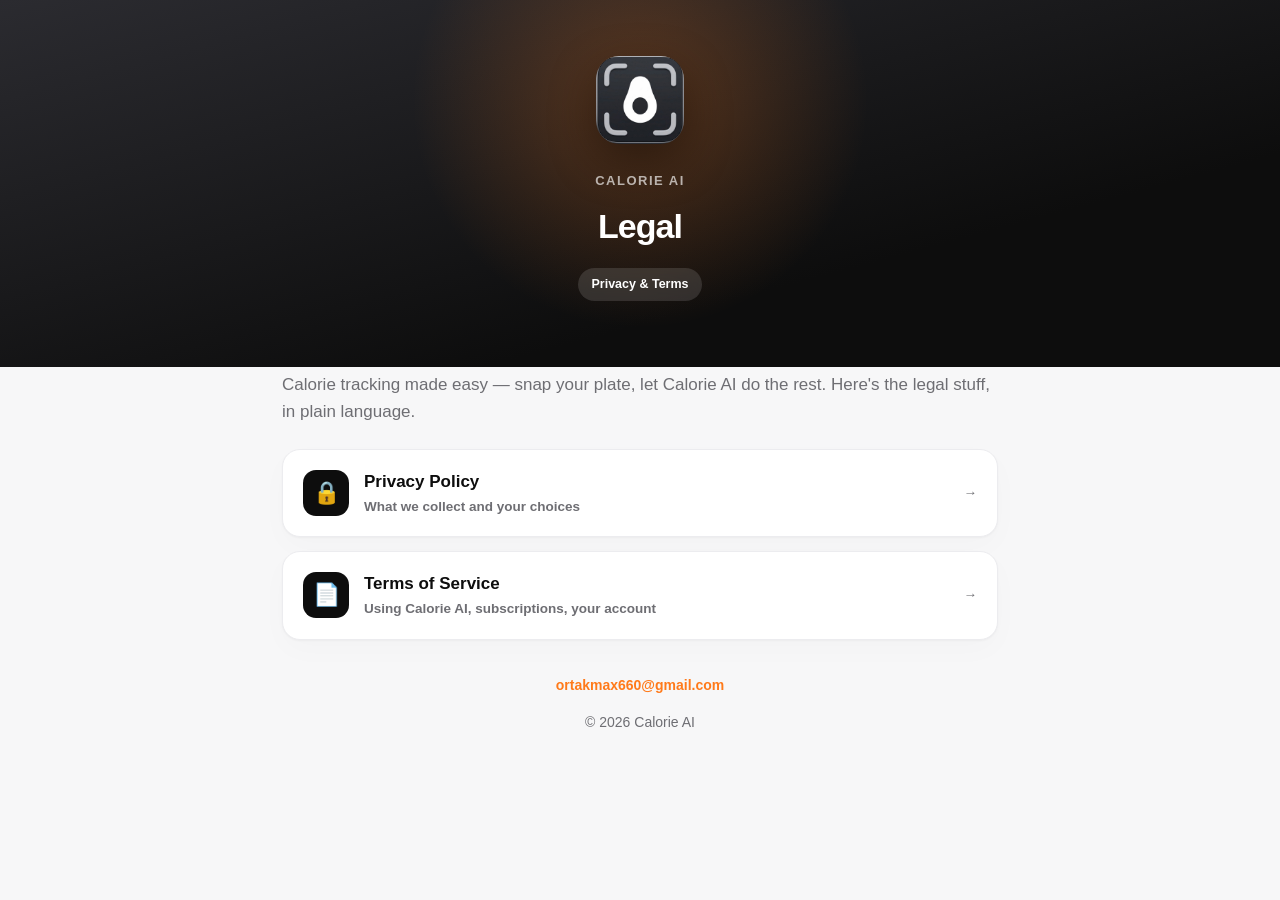
<file: index.html>
<!DOCTYPE html>
<html lang="en">
<head>
<meta charset="utf-8">
<meta name="viewport" content="width=device-width, initial-scale=1">
<meta name="theme-color" content="#0D0D0D">
<title>Calorie AI — Legal</title>
<link rel="icon" href="logo.png">
<link rel="stylesheet" href="style.css">
<style>
  .links{display:grid;gap:14px;margin-top:8px}
  .link{display:flex;align-items:center;gap:15px;background:var(--card);border:1px solid var(--line);
    border-radius:18px;padding:18px 20px;box-shadow:0 1px 2px rgba(0,0,0,.035),0 10px 30px rgba(0,0,0,.02);transition:.18s}
  .link:hover{transform:translateY(-2px);box-shadow:0 14px 34px rgba(0,0,0,.08);text-decoration:none}
  .link .ic{flex:none;width:46px;height:46px;border-radius:13px;background:var(--ink);color:#fff;display:grid;place-items:center;font-size:22px}
  .link b{display:block;color:var(--ink);font-size:17px}
  .link span{color:var(--muted);font-size:13.5px}
  .link .arw{margin-left:auto;color:var(--muted);font-weight:800}
</style>
</head>
<body data-lang="en">

<header class="hero">
  <div class="glow"></div>
  <img class="logo" src="logo.png" alt="Calorie AI">
  <div class="brand">Calorie AI</div>
  <h1>Legal</h1>
  <span class="updated" data-l="en">Privacy &amp; Terms</span>
  <span class="updated" data-l="tr">Gizlilik &amp; Koşullar</span>
</header>

<main class="wrap">
  <p class="intro" data-l="en">Calorie tracking made easy — snap your plate, let Calorie AI do the rest. Here's the legal stuff, in plain language.</p>
  <p class="intro" data-l="tr">Kalori takibi artık kolay — tabağının fotoğrafını çek, gerisini Calorie AI halletsin. İşte yasal kısım, sade bir dille.</p>

  <div class="links">
    <a class="link" href="privacy.html">
      <span class="ic">🔒</span>
      <span><b>Privacy Policy</b><span data-l="en">What we collect and your choices</span><span data-l="tr">Ne topluyoruz ve seçeneklerin</span></span>
      <span class="arw">→</span>
    </a>
    <a class="link" href="terms.html">
      <span class="ic">📄</span>
      <span><b>Terms of Service</b><span data-l="en">Using Calorie AI, subscriptions, your account</span><span data-l="tr">Kullanım, abonelik, hesabın</span></span>
      <span class="arw">→</span>
    </a>
  </div>
</main>

<footer class="foot">
  <a href="mailto:ortakmax660@gmail.com">ortakmax660@gmail.com</a>
  <p>© 2026 Calorie AI</p>
</footer>

<script>
if((navigator.language||'').slice(0,2)==='tr'){document.body.dataset.lang='tr';document.documentElement.lang='tr';}
</script>
</body>
</html>
</file>
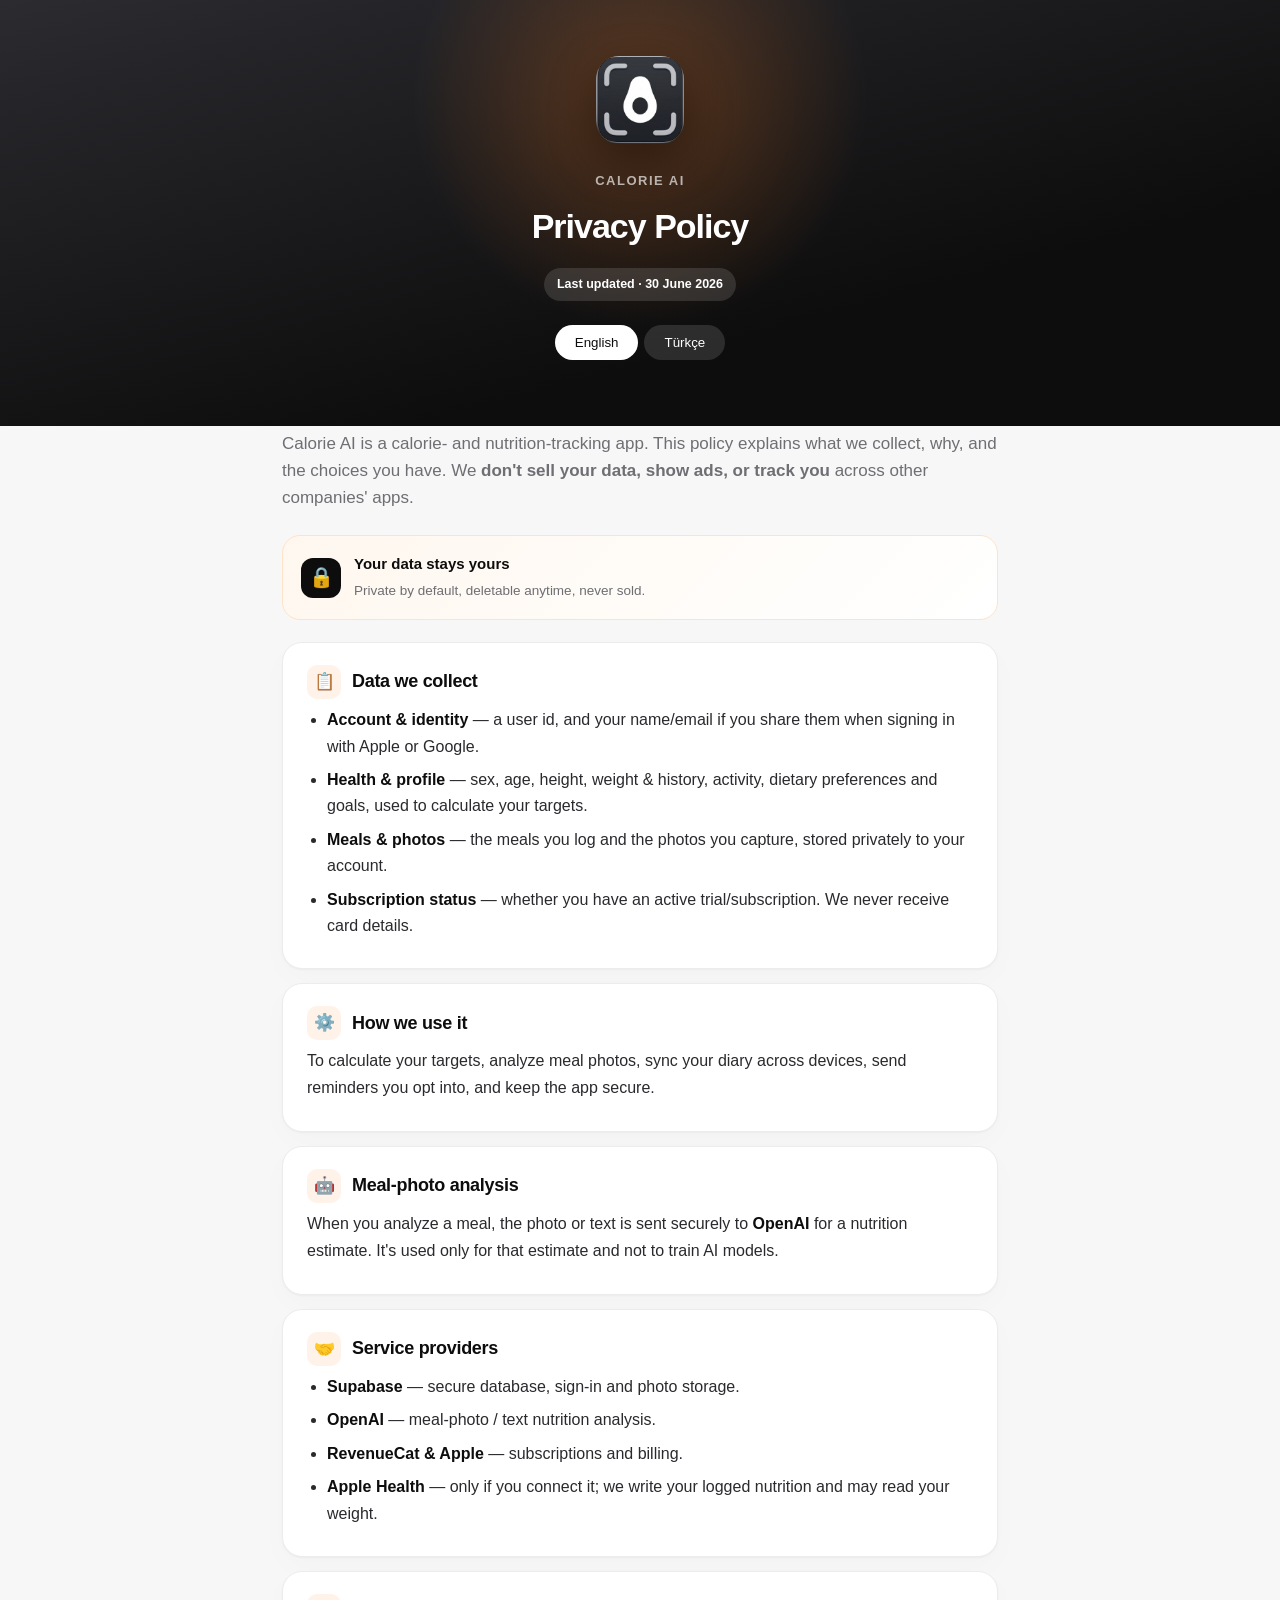
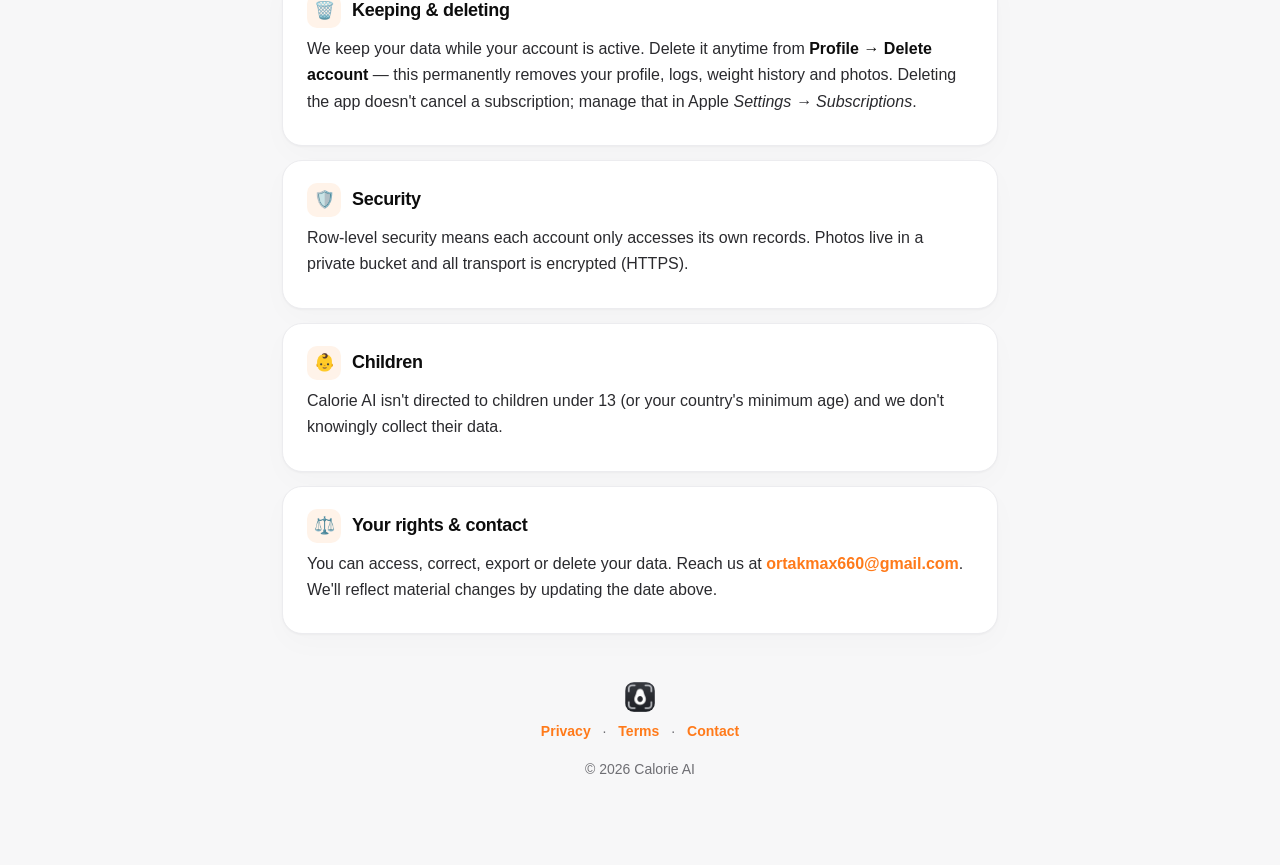
<file: privacy.html>
<!DOCTYPE html>
<html lang="en">
<head>
<meta charset="utf-8">
<meta name="viewport" content="width=device-width, initial-scale=1">
<meta name="theme-color" content="#0D0D0D">
<title>Calorie AI — Privacy Policy</title>
<link rel="icon" href="logo.png">
<link rel="stylesheet" href="style.css">
</head>
<body data-lang="en">

<header class="hero">
  <div class="glow"></div>
  <img class="logo" src="logo.png" alt="Calorie AI">
  <div class="brand">Calorie AI</div>
  <h1 data-l="en">Privacy Policy</h1>
  <h1 data-l="tr">Gizlilik Politikası</h1>
  <span class="updated" data-l="en">Last updated · 30 June 2026</span>
  <span class="updated" data-l="tr">Son güncelleme · 30 Haziran 2026</span>
  <div class="langs">
    <button data-l-btn="en" class="on" onclick="setLang('en')">English</button>
    <button data-l-btn="tr" onclick="setLang('tr')">Türkçe</button>
  </div>
</header>

<main class="wrap">

  <!-- EN -->
  <div data-l="en">
    <p class="intro">Calorie AI is a calorie- and nutrition-tracking app. This policy explains what we collect, why, and the choices you have. We <strong>don't sell your data, show ads, or track you</strong> across other companies' apps.</p>

    <div class="banner">
      <div class="b-ic">🔒</div>
      <div><b>Your data stays yours</b><span>Private by default, deletable anytime, never sold.</span></div>
    </div>

    <div class="card"><h2><span class="ic">📋</span> Data we collect</h2>
      <ul>
        <li><strong>Account &amp; identity</strong> — a user id, and your name/email if you share them when signing in with Apple or Google.</li>
        <li><strong>Health &amp; profile</strong> — sex, age, height, weight &amp; history, activity, dietary preferences and goals, used to calculate your targets.</li>
        <li><strong>Meals &amp; photos</strong> — the meals you log and the photos you capture, stored privately to your account.</li>
        <li><strong>Subscription status</strong> — whether you have an active trial/subscription. We never receive card details.</li>
      </ul>
    </div>

    <div class="card"><h2><span class="ic">⚙️</span> How we use it</h2>
      <p>To calculate your targets, analyze meal photos, sync your diary across devices, send reminders you opt into, and keep the app secure.</p>
    </div>

    <div class="card"><h2><span class="ic">🤖</span> Meal-photo analysis</h2>
      <p>When you analyze a meal, the photo or text is sent securely to <strong>OpenAI</strong> for a nutrition estimate. It's used only for that estimate and not to train AI models.</p>
    </div>

    <div class="card"><h2><span class="ic">🤝</span> Service providers</h2>
      <ul>
        <li><strong>Supabase</strong> — secure database, sign-in and photo storage.</li>
        <li><strong>OpenAI</strong> — meal-photo / text nutrition analysis.</li>
        <li><strong>RevenueCat &amp; Apple</strong> — subscriptions and billing.</li>
        <li><strong>Apple Health</strong> — only if you connect it; we write your logged nutrition and may read your weight.</li>
      </ul>
    </div>

    <div class="card"><h2><span class="ic">🗑️</span> Keeping &amp; deleting</h2>
      <p>We keep your data while your account is active. Delete it anytime from <strong>Profile → Delete account</strong> — this permanently removes your profile, logs, weight history and photos. Deleting the app doesn't cancel a subscription; manage that in Apple <em>Settings → Subscriptions</em>.</p>
    </div>

    <div class="card"><h2><span class="ic">🛡️</span> Security</h2>
      <p>Row-level security means each account only accesses its own records. Photos live in a private bucket and all transport is encrypted (HTTPS).</p>
    </div>

    <div class="card"><h2><span class="ic">👶</span> Children</h2>
      <p>Calorie AI isn't directed to children under 13 (or your country's minimum age) and we don't knowingly collect their data.</p>
    </div>

    <div class="card"><h2><span class="ic">⚖️</span> Your rights &amp; contact</h2>
      <p>You can access, correct, export or delete your data. Reach us at <a href="mailto:ortakmax660@gmail.com">ortakmax660@gmail.com</a>. We'll reflect material changes by updating the date above.</p>
    </div>
  </div>

  <!-- TR -->
  <div data-l="tr">
    <p class="intro">Calorie AI bir kalori ve beslenme takip uygulamasıdır. Bu politika neyi neden topladığımızı ve sahip olduğun seçenekleri açıklar. Verini <strong>satmıyor, reklam göstermiyor, seni izlemiyoruz</strong>.</p>

    <div class="banner">
      <div class="b-ic">🔒</div>
      <div><b>Verin sana ait</b><span>Varsayılan gizli, istediğin an silinebilir, asla satılmaz.</span></div>
    </div>

    <div class="card"><h2><span class="ic">📋</span> Topladığımız veriler</h2>
      <ul>
        <li><strong>Hesap ve kimlik</strong> — bir kullanıcı kimliği; Apple/Google ile girişte paylaşırsan adın ve e-postan.</li>
        <li><strong>Sağlık ve profil</strong> — cinsiyet, yaş, boy, kilo ve geçmişi, aktivite, beslenme tercihleri ve hedeflerin (hedef hesabı için).</li>
        <li><strong>Öğünler ve fotoğraflar</strong> — kaydettiğin öğünler ve çektiğin fotoğraflar, hesabına özel saklanır.</li>
        <li><strong>Abonelik durumu</strong> — aktif deneme/abonelik durumun. Kart bilgisi hiçbir zaman bize ulaşmaz.</li>
      </ul>
    </div>

    <div class="card"><h2><span class="ic">⚙️</span> Nasıl kullanırız</h2>
      <p>Hedeflerini hesaplamak, öğün fotoğraflarını analiz etmek, günlüğünü cihazlar arasında eşitlemek, izin verdiğin hatırlatmaları göndermek ve uygulamayı güvende tutmak için.</p>
    </div>

    <div class="card"><h2><span class="ic">🤖</span> Öğün fotoğrafı analizi</h2>
      <p>Bir öğünü analiz ettiğinde fotoğraf veya metin, besin tahmini için <strong>OpenAI</strong>'a güvenli şekilde gönderilir. Yalnızca bu tahmin için kullanılır; yapay zekâ eğitiminde kullanılmaz.</p>
    </div>

    <div class="card"><h2><span class="ic">🤝</span> Servis sağlayıcılar</h2>
      <ul>
        <li><strong>Supabase</strong> — güvenli veritabanı, giriş ve fotoğraf depolama.</li>
        <li><strong>OpenAI</strong> — öğün fotoğrafı / metin analizi.</li>
        <li><strong>RevenueCat ve Apple</strong> — abonelik ve faturalandırma.</li>
        <li><strong>Apple Sağlık</strong> — yalnızca bağlarsan; beslenme verini yazar, kilonu okuyabiliriz.</li>
      </ul>
    </div>

    <div class="card"><h2><span class="ic">🗑️</span> Saklama ve silme</h2>
      <p>Verin hesabın aktif oldukça saklanır. <strong>Profil → Hesabı sil</strong> ile istediğin an silersin — profilini, kayıtlarını, kilo geçmişini ve fotoğraflarını kalıcı kaldırır. Uygulamayı silmek aboneliği iptal etmez; bunu Apple <em>Ayarlar → Abonelikler</em>'den yönet.</p>
    </div>

    <div class="card"><h2><span class="ic">🛡️</span> Güvenlik</h2>
      <p>Satır-düzeyi güvenlik sayesinde her hesap yalnızca kendi kayıtlarına erişir. Fotoğraflar özel bir alanda saklanır, tüm aktarım şifrelidir (HTTPS).</p>
    </div>

    <div class="card"><h2><span class="ic">👶</span> Çocuklar</h2>
      <p>Calorie AI 13 yaş altına (veya ülkendeki asgari yaşa) yönelik değildir ve bu verileri bilerek toplamayız.</p>
    </div>

    <div class="card"><h2><span class="ic">⚖️</span> Haklarının &amp; iletişim</h2>
      <p>Verine erişebilir, düzeltebilir, dışa aktarabilir veya silebilirsin. Bize ulaş: <a href="mailto:ortakmax660@gmail.com">ortakmax660@gmail.com</a>. Önemli değişiklikleri yukarıdaki tarihi güncelleyerek yansıtırız.</p>
    </div>
  </div>

</main>

<footer class="foot">
  <img class="mark" src="logo.png" alt=""><br>
  <a href="privacy.html">Privacy</a> · <a href="terms.html">Terms</a> · <a href="mailto:ortakmax660@gmail.com">Contact</a>
  <p>© 2026 Calorie AI</p>
</footer>

<script>
function setLang(l){
  document.body.dataset.lang=l;
  document.documentElement.lang=l;
  document.querySelectorAll('.langs button').forEach(b=>b.classList.toggle('on',b.getAttribute('data-l-btn')===l));
}
// honor the visitor's browser language on first load
if((navigator.language||'').slice(0,2)==='tr') setLang('tr');
</script>
</body>
</html>
</file>
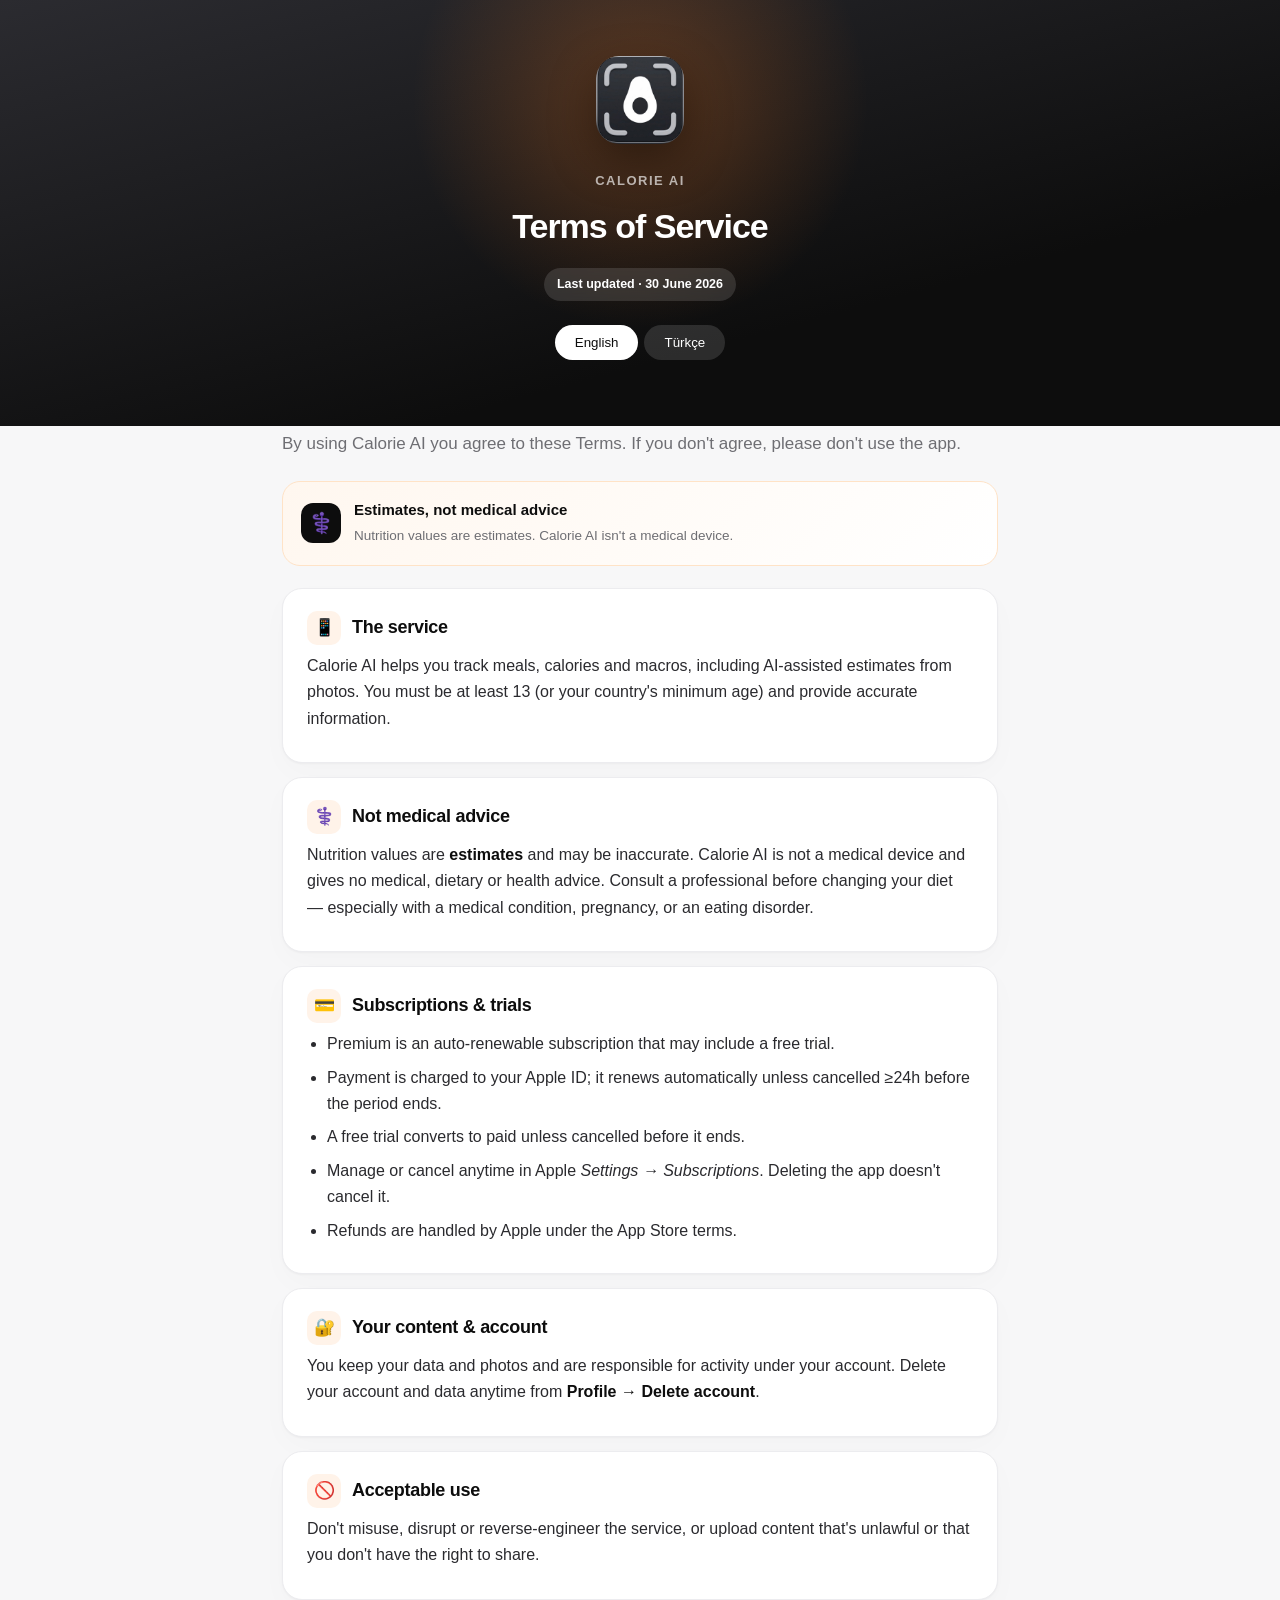
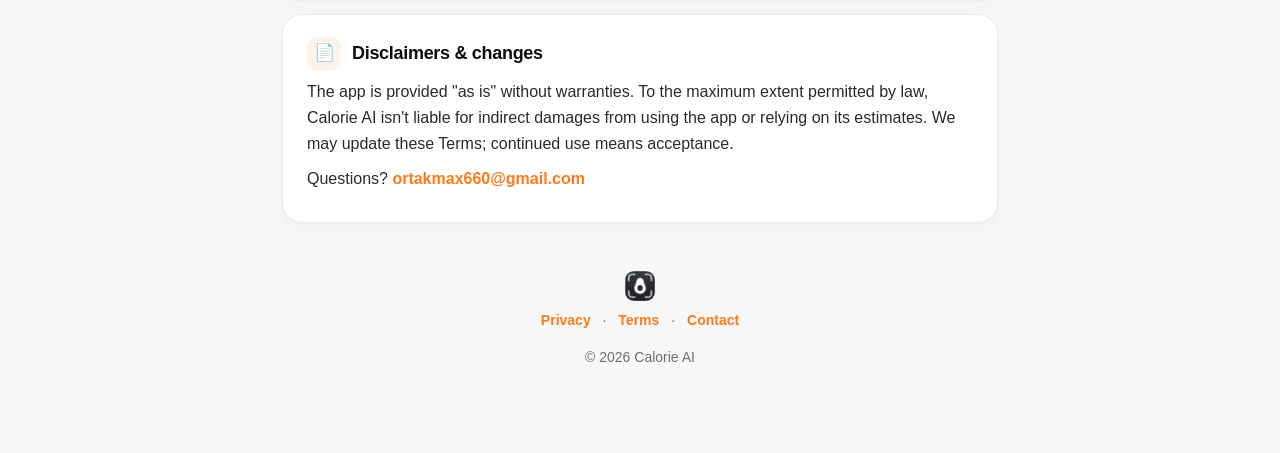
<file: terms.html>
<!DOCTYPE html>
<html lang="en">
<head>
<meta charset="utf-8">
<meta name="viewport" content="width=device-width, initial-scale=1">
<meta name="theme-color" content="#0D0D0D">
<title>Calorie AI — Terms of Service</title>
<link rel="icon" href="logo.png">
<link rel="stylesheet" href="style.css">
</head>
<body data-lang="en">

<header class="hero">
  <div class="glow"></div>
  <img class="logo" src="logo.png" alt="Calorie AI">
  <div class="brand">Calorie AI</div>
  <h1 data-l="en">Terms of Service</h1>
  <h1 data-l="tr">Kullanım Koşulları</h1>
  <span class="updated" data-l="en">Last updated · 30 June 2026</span>
  <span class="updated" data-l="tr">Son güncelleme · 30 Haziran 2026</span>
  <div class="langs">
    <button data-l-btn="en" class="on" onclick="setLang('en')">English</button>
    <button data-l-btn="tr" onclick="setLang('tr')">Türkçe</button>
  </div>
</header>

<main class="wrap">

  <!-- EN -->
  <div data-l="en">
    <p class="intro">By using Calorie AI you agree to these Terms. If you don't agree, please don't use the app.</p>

    <div class="banner">
      <div class="b-ic">⚕️</div>
      <div><b>Estimates, not medical advice</b><span>Nutrition values are estimates. Calorie AI isn't a medical device.</span></div>
    </div>

    <div class="card"><h2><span class="ic">📱</span> The service</h2>
      <p>Calorie AI helps you track meals, calories and macros, including AI-assisted estimates from photos. You must be at least 13 (or your country's minimum age) and provide accurate information.</p>
    </div>

    <div class="card"><h2><span class="ic">⚕️</span> Not medical advice</h2>
      <p>Nutrition values are <strong>estimates</strong> and may be inaccurate. Calorie AI is not a medical device and gives no medical, dietary or health advice. Consult a professional before changing your diet — especially with a medical condition, pregnancy, or an eating disorder.</p>
    </div>

    <div class="card"><h2><span class="ic">💳</span> Subscriptions &amp; trials</h2>
      <ul>
        <li>Premium is an auto-renewable subscription that may include a free trial.</li>
        <li>Payment is charged to your Apple ID; it renews automatically unless cancelled ≥24h before the period ends.</li>
        <li>A free trial converts to paid unless cancelled before it ends.</li>
        <li>Manage or cancel anytime in Apple <em>Settings → Subscriptions</em>. Deleting the app doesn't cancel it.</li>
        <li>Refunds are handled by Apple under the App Store terms.</li>
      </ul>
    </div>

    <div class="card"><h2><span class="ic">🔐</span> Your content &amp; account</h2>
      <p>You keep your data and photos and are responsible for activity under your account. Delete your account and data anytime from <strong>Profile → Delete account</strong>.</p>
    </div>

    <div class="card"><h2><span class="ic">🚫</span> Acceptable use</h2>
      <p>Don't misuse, disrupt or reverse-engineer the service, or upload content that's unlawful or that you don't have the right to share.</p>
    </div>

    <div class="card"><h2><span class="ic">📄</span> Disclaimers &amp; changes</h2>
      <p>The app is provided "as is" without warranties. To the maximum extent permitted by law, Calorie AI isn't liable for indirect damages from using the app or relying on its estimates. We may update these Terms; continued use means acceptance.</p>
      <p>Questions? <a href="mailto:ortakmax660@gmail.com">ortakmax660@gmail.com</a></p>
    </div>
  </div>

  <!-- TR -->
  <div data-l="tr">
    <p class="intro">Calorie AI'yı kullanarak bu Koşulları kabul edersin. Kabul etmiyorsan lütfen kullanma.</p>

    <div class="banner">
      <div class="b-ic">⚕️</div>
      <div><b>Tahmin, tıbbi tavsiye değil</b><span>Besin değerleri tahminidir. Calorie AI tıbbi cihaz değildir.</span></div>
    </div>

    <div class="card"><h2><span class="ic">📱</span> Hizmet</h2>
      <p>Calorie AI; öğün, kalori ve makro takibi ile fotoğraftan yapay zekâ destekli tahmin sunar. En az 13 yaşında (veya ülkendeki asgari yaşta) olmalı ve doğru bilgi vermelisin.</p>
    </div>

    <div class="card"><h2><span class="ic">⚕️</span> Tıbbi tavsiye değildir</h2>
      <p>Besin değerleri <strong>tahminidir</strong> ve hatalı olabilir. Calorie AI tıbbi cihaz değildir; tıbbi, diyet veya sağlık tavsiyesi vermez. Diyetini değiştirmeden önce — özellikle bir rahatsızlığın, hamilelik veya yeme bozukluğun varsa — uzmana danış.</p>
    </div>

    <div class="card"><h2><span class="ic">💳</span> Abonelikler ve denemeler</h2>
      <ul>
        <li>Premium, ücretsiz deneme içerebilen otomatik yenilenen aboneliktir.</li>
        <li>Ödeme Apple Kimliğine yansır; dönem bitiminden ≥24 saat önce iptal edilmezse otomatik yenilenir.</li>
        <li>Ücretsiz deneme, bitmeden iptal edilmezse ücretliye döner.</li>
        <li>İstediğin an Apple <em>Ayarlar → Abonelikler</em>'den yönet/iptal et. Uygulamayı silmek iptal etmez.</li>
        <li>İadeler App Store koşulları kapsamında Apple tarafından yönetilir.</li>
      </ul>
    </div>

    <div class="card"><h2><span class="ic">🔐</span> İçeriğin ve hesabın</h2>
      <p>Verin ve fotoğrafların sana aittir; hesabın altındaki etkinlikten sorumlusun. <strong>Profil → Hesabı sil</strong> ile istediğin an hesabını ve verini silebilirsin.</p>
    </div>

    <div class="card"><h2><span class="ic">🚫</span> Kabul edilebilir kullanım</h2>
      <p>Hizmeti kötüye kullanma, aksatma veya tersine mühendislik yapma; yasa dışı ya da paylaşma hakkın olmayan içerik yükleme.</p>
    </div>

    <div class="card"><h2><span class="ic">📄</span> Sorumluluk &amp; değişiklikler</h2>
      <p>Uygulama "olduğu gibi" sunulur, garanti verilmez. Yasanın izin verdiği azami ölçüde Calorie AI, kullanımdan veya tahminlere güvenmekten doğan dolaylı zararlardan sorumlu değildir. Koşulları güncelleyebiliriz; kullanmaya devam etmek kabul anlamına gelir.</p>
      <p>Sorular için: <a href="mailto:ortakmax660@gmail.com">ortakmax660@gmail.com</a></p>
    </div>
  </div>

</main>

<footer class="foot">
  <img class="mark" src="logo.png" alt=""><br>
  <a href="privacy.html">Privacy</a> · <a href="terms.html">Terms</a> · <a href="mailto:ortakmax660@gmail.com">Contact</a>
  <p>© 2026 Calorie AI</p>
</footer>

<script>
function setLang(l){
  document.body.dataset.lang=l;
  document.documentElement.lang=l;
  document.querySelectorAll('.langs button').forEach(b=>b.classList.toggle('on',b.getAttribute('data-l-btn')===l));
}
if((navigator.language||'').slice(0,2)==='tr') setLang('tr');
</script>
</body>
</html>
</file>
<file: style.css>
:root{
  --ink:#0D0D0D; --ink2:#1C1C1E; --muted:#6E6E73; --line:#ECECEF;
  --accent:#FF7A1A; --green:#16A34A; --bg:#F7F7F8; --card:#FFFFFF;
}
*{box-sizing:border-box}
html{scroll-behavior:smooth}
body{margin:0;font:16px/1.65 -apple-system,BlinkMacSystemFont,"Segoe UI",Roboto,Helvetica,Arial,sans-serif;
  color:var(--ink);background:var(--bg);-webkit-font-smoothing:antialiased}
.wrap{max-width:760px;margin:0 auto;padding:0 22px}

/* hero */
.hero{background:linear-gradient(165deg,#2B2B30 0%,#0D0D0D 70%);color:#fff;text-align:center;
  padding:56px 22px 66px;position:relative;overflow:hidden}
.hero .glow{position:absolute;top:-160px;left:50%;transform:translateX(-50%);width:520px;height:520px;
  background:radial-gradient(circle,rgba(255,122,26,.28),transparent 62%);pointer-events:none}
.logo{width:88px;height:88px;border-radius:23px;box-shadow:0 16px 46px rgba(0,0,0,.45);position:relative}
.brand{font-size:13px;font-weight:800;letter-spacing:1.5px;opacity:.65;margin-top:18px;text-transform:uppercase}
.hero h1{font-size:34px;font-weight:800;letter-spacing:-1px;margin:6px 0 14px;position:relative}
.updated{display:inline-block;font-size:12.5px;font-weight:600;color:#fff;background:rgba(255,255,255,.13);
  padding:6px 13px;border-radius:999px;backdrop-filter:blur(6px)}
.langs{display:flex;gap:6px;justify-content:center;margin-top:24px;position:relative}
.langs button{font:700 14px/1 inherit;color:#fff;background:rgba(255,255,255,.13);border:0;
  padding:10px 20px;border-radius:999px;cursor:pointer;transition:.18s}
.langs button.on{background:#fff;color:var(--ink)}

/* content */
main{padding:30px 0 70px}
.intro{font-size:17px;color:var(--muted);margin:4px 0 24px;line-height:1.6}
.card{background:var(--card);border:1px solid var(--line);border-radius:20px;padding:22px 24px;margin:14px 0;
  box-shadow:0 1px 2px rgba(0,0,0,.035),0 10px 30px rgba(0,0,0,.02)}
.card h2{display:flex;align-items:center;gap:11px;font-size:18px;margin:0 0 6px;letter-spacing:-.3px}
.card h2 .ic{flex:none;width:34px;height:34px;border-radius:10px;display:grid;place-items:center;font-size:17px;background:#FFF3E9}
.card p{margin:8px 0;color:#2A2A2E}
.card ul{margin:8px 0 4px;padding-left:20px}
.card li{margin:7px 0;color:#2A2A2E}
.card strong{color:var(--ink);font-weight:700}
.pill{display:inline-block;background:#EAFBF0;color:var(--green);font-size:12px;font-weight:800;
  padding:3px 9px;border-radius:7px;margin-left:4px}
a{color:var(--accent);font-weight:600;text-decoration:none}
a:hover{text-decoration:underline}

/* highlight banner */
.banner{display:flex;gap:13px;align-items:center;background:linear-gradient(135deg,#FFF7EF,#FFFFFF);
  border:1px solid #FFE3C7;border-radius:18px;padding:16px 18px;margin:6px 0 22px}
.banner .b-ic{flex:none;width:40px;height:40px;border-radius:12px;background:var(--ink);color:#fff;display:grid;place-items:center;font-size:20px}
.banner b{display:block;font-size:15px}
.banner span{font-size:13.5px;color:var(--muted)}

.foot{text-align:center;color:var(--muted);font-size:14px;padding:34px 22px 70px}
.foot a{margin:0 8px}
.foot .mark{width:30px;height:30px;border-radius:9px;vertical-align:middle;margin-bottom:8px;display:inline-block}

body[data-lang="en"] [data-l="tr"]{display:none}
body[data-lang="tr"] [data-l="en"]{display:none}
@media(max-width:520px){.hero h1{font-size:27px}.hero{padding:44px 20px 54px}.card{padding:20px}}
</file>
